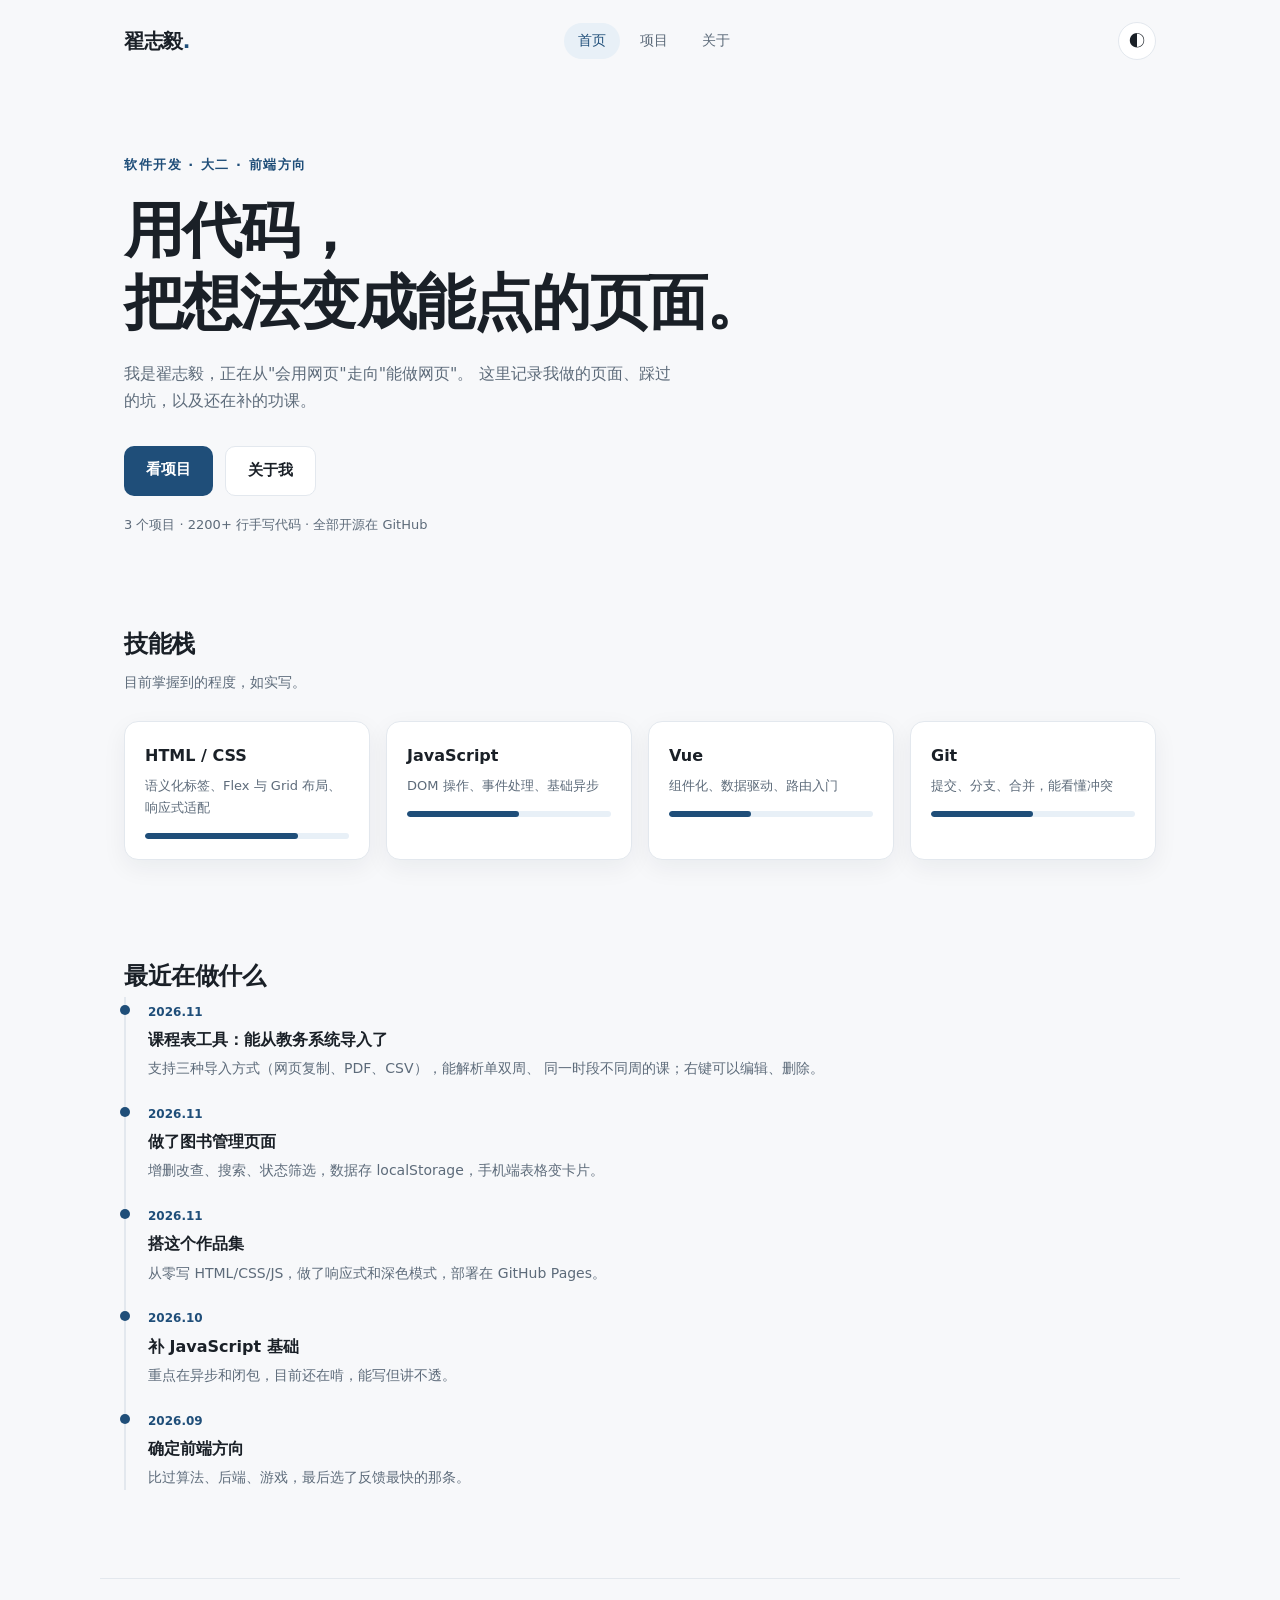
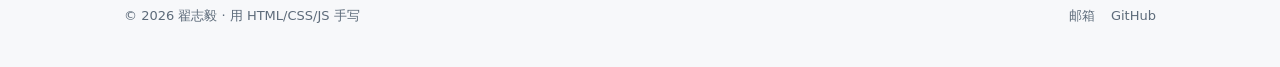
<file: index.html>
<!DOCTYPE html>
<html lang="zh-CN" data-theme="light">
<head>
  <meta charset="UTF-8" />
  <meta name="viewport" content="width=device-width, initial-scale=1.0" />
  <title>翟志毅 · 前端作品集</title>
  <meta name="description" content="软件开发专业在读，方向是 Web 前端开发。" />
  <link rel="icon" href="favicon.svg" type="image/svg+xml" />
  <link rel="stylesheet" href="assets/style.css" />
</head>
<body>
  <header class="site-header">
    <a class="logo" href="index.html">翟志毅<span class="dot">.</span></a>

    <nav class="nav" aria-label="主导航">
      <a href="index.html" class="nav-link is-active">首页</a>
      <a href="projects.html" class="nav-link">项目</a>
      <a href="about.html" class="nav-link">关于</a>
    </nav>

    <button class="theme-toggle" id="themeToggle" aria-label="切换深色模式">
      <span class="theme-icon">◐</span>
    </button>
  </header>

  <main>
    <section class="hero">
      <p class="eyebrow">软件开发 · 大二 · 前端方向</p>
      <h1 class="hero-title">
        用代码，<br />
        把想法变成能点的页面。
      </h1>
      <p class="hero-desc">
        我是翟志毅，正在从"会用网页"走向"能做网页"。
        这里记录我做的页面、踩过的坑，以及还在补的功课。
      </p>

      <div class="hero-actions">
        <a class="btn btn-primary" href="projects.html">看项目</a>
        <a class="btn btn-ghost" href="about.html">关于我</a>
      </div>

      <p class="hero-meta">
        3 个项目 · 2200+ 行手写代码 · 全部开源在 GitHub
      </p>
    </section>

    <section class="section">
      <h2 class="section-title">技能栈</h2>
      <p class="section-sub">目前掌握到的程度，如实写。</p>

      <ul class="skill-grid">
        <li class="skill-card">
          <h3>HTML / CSS</h3>
          <p>语义化标签、Flex 与 Grid 布局、响应式适配</p>
          <div class="bar"><span style="width: 75%"></span></div>
        </li>
        <li class="skill-card">
          <h3>JavaScript</h3>
          <p>DOM 操作、事件处理、基础异步</p>
          <div class="bar"><span style="width: 55%"></span></div>
        </li>
        <li class="skill-card">
          <h3>Vue</h3>
          <p>组件化、数据驱动、路由入门</p>
          <div class="bar"><span style="width: 40%"></span></div>
        </li>
        <li class="skill-card">
          <h3>Git</h3>
          <p>提交、分支、合并，能看懂冲突</p>
          <div class="bar"><span style="width: 50%"></span></div>
        </li>
      </ul>
    </section>

    <section class="section">
      <h2 class="section-title">最近在做什么</h2>
      <div class="timeline">
        <div class="timeline-item">
          <span class="timeline-date">2026.11</span>
          <div>
            <h3>课程表工具：能从教务系统导入了</h3>
            <p>
支持三种导入方式（网页复制、PDF、CSV），能解析单双周、
同一时段不同周的课；右键可以编辑、删除。
            </p>
          </div>
        </div>
        <div class="timeline-item">
          <span class="timeline-date">2026.11</span>
          <div>
            <h3>做了图书管理页面</h3>
            <p>增删改查、搜索、状态筛选，数据存 localStorage，手机端表格变卡片。</p>
          </div>
        </div>
        <div class="timeline-item">
          <span class="timeline-date">2026.11</span>
          <div>
            <h3>搭这个作品集</h3>
            <p>从零写 HTML/CSS/JS，做了响应式和深色模式，部署在 GitHub Pages。</p>
          </div>
        </div>
        <div class="timeline-item">
          <span class="timeline-date">2026.10</span>
          <div>
            <h3>补 JavaScript 基础</h3>
            <p>重点在异步和闭包，目前还在啃，能写但讲不透。</p>
          </div>
        </div>
        <div class="timeline-item">
          <span class="timeline-date">2026.09</span>
          <div>
            <h3>确定前端方向</h3>
            <p>比过算法、后端、游戏，最后选了反馈最快的那条。</p>
          </div>
        </div>
      </div>
    </section>
  </main>

  <footer class="site-footer">
    <p>© 2026 翟志毅 · 用 HTML/CSS/JS 手写</p>
    <p class="footer-links">
      <a href="mailto:2475547762@qq.com">邮箱</a>
      <a href="https://github.com/herny6969" target="_blank" rel="noopener">GitHub</a>
    </p>
  </footer>

  <script src="assets/main.js"></script>
</body>
</html>
</file>
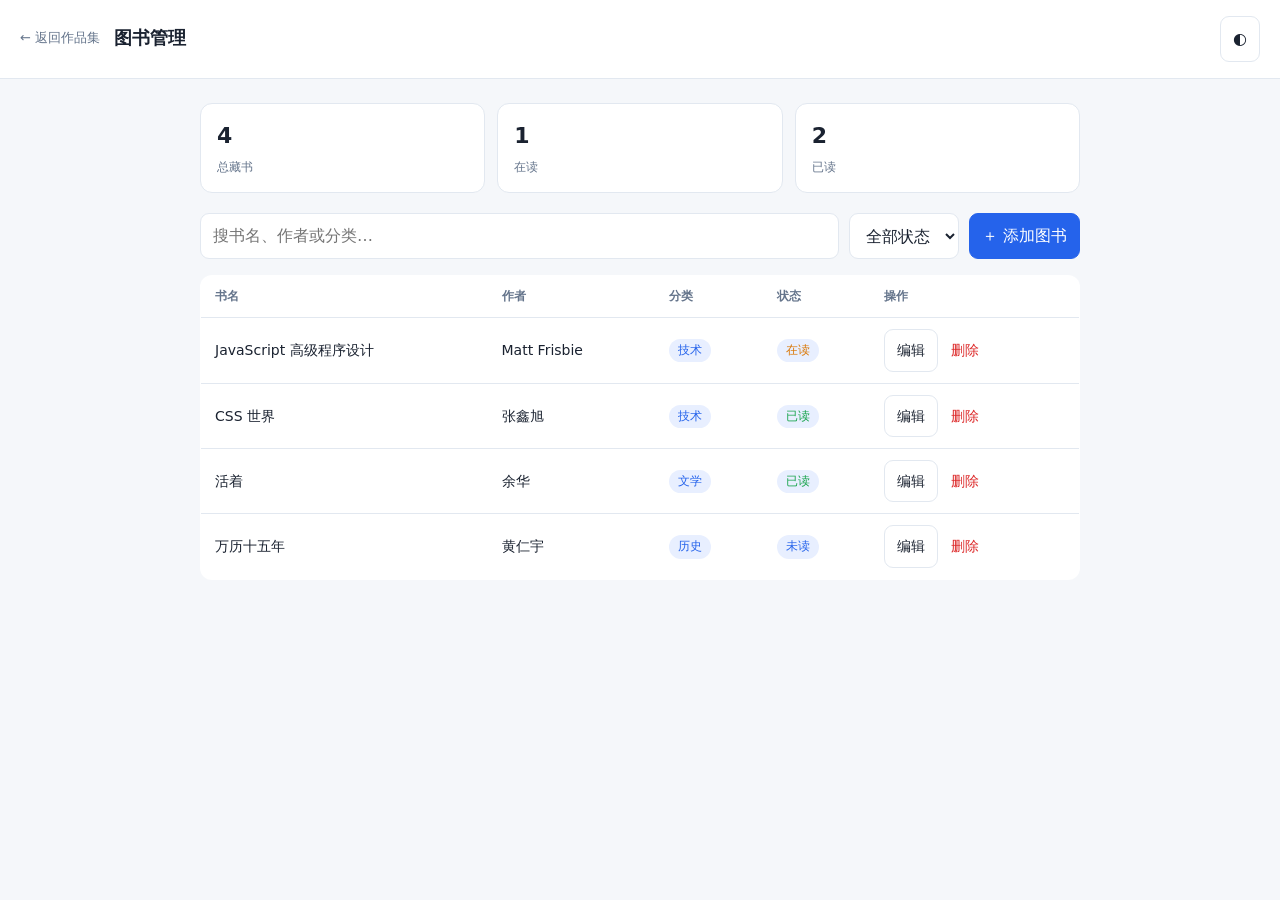
<file: books/index.html>
<!DOCTYPE html>
<html lang="zh-CN" data-theme="light">
<head>
  <meta charset="UTF-8" />
  <meta name="viewport" content="width=device-width, initial-scale=1.0" />
  <title>图书管理 · 翟志毅</title>
  <link rel="stylesheet" href="style.css" />
</head>
<body>
  <header class="topbar">
    <a class="back" href="../projects.html">← 返回作品集</a>
    <h1>图书管理</h1>
    <button class="ghost" id="themeBtn" title="切换主题">◐</button>
  </header>

  <main class="wrap">
    <section class="stats" id="stats"></section>

    <section class="toolbar">
      <input id="search" type="search" placeholder="搜书名、作者或分类…" />
      <select id="filter">
        <option value="all">全部状态</option>
        <option value="unread">未读</option>
        <option value="reading">在读</option>
        <option value="done">已读</option>
      </select>
      <button class="primary" id="addBtn">＋ 添加图书</button>
    </section>

    <table class="book-table">
      <thead>
        <tr>
          <th>书名</th>
          <th>作者</th>
          <th>分类</th>
          <th>状态</th>
          <th>操作</th>
        </tr>
      </thead>
      <tbody id="tbody"></tbody>
    </table>

    <p class="empty" id="empty" hidden>没有匹配的图书，换个关键词试试。</p>
  </main>

  <!-- 添加/编辑弹窗 -->
  <dialog id="dialog">
    <form id="form" method="dialog">
      <h2 id="dialogTitle">添加图书</h2>
      <label>书名<input name="title" required maxlength="40" /></label>
      <label>作者<input name="author" required maxlength="20" /></label>
      <label>分类
        <select name="category">
          <option>技术</option>
          <option>文学</option>
          <option>历史</option>
          <option>其他</option>
        </select>
      </label>
      <label>状态
        <select name="status">
          <option value="unread">未读</option>
          <option value="reading">在读</option>
          <option value="done">已读</option>
        </select>
      </label>
      <menu>
        <button type="button" class="ghost" id="cancelBook">取消</button>
        <button type="submit" class="primary">保存</button>
      </menu>
    </form>
  </dialog>

  <script src="app.js"></script>
</body>
</html>
</file>
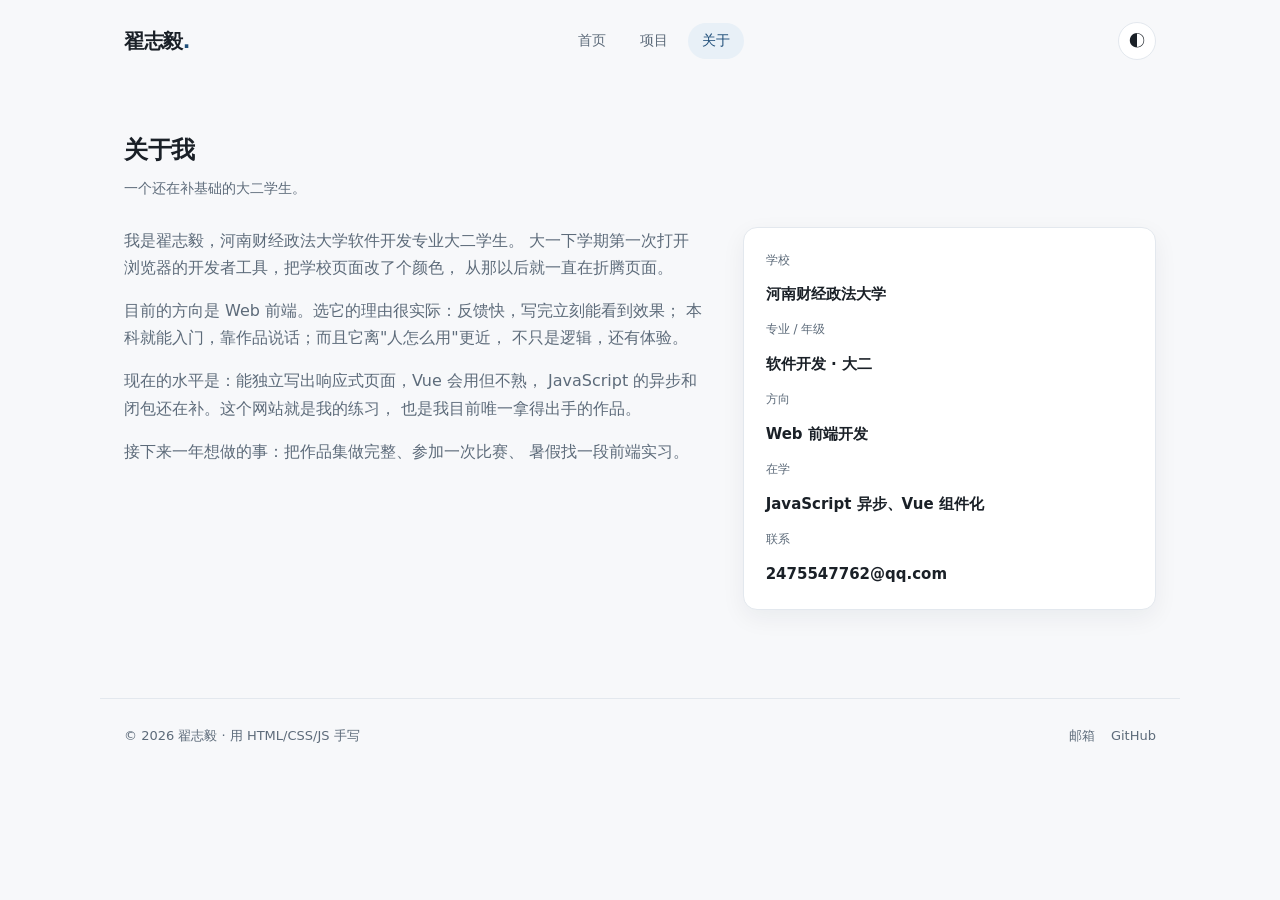
<file: about.html>
<!DOCTYPE html>
<html lang="zh-CN" data-theme="light">
<head>
  <meta charset="UTF-8" />
  <meta name="viewport" content="width=device-width, initial-scale=1.0" />
  <title>关于 · 翟志毅</title>
  <link rel="icon" href="favicon.svg" type="image/svg+xml" />
  <link rel="stylesheet" href="assets/style.css" />
</head>
<body>
  <header class="site-header">
    <a class="logo" href="index.html">翟志毅<span class="dot">.</span></a>
    <nav class="nav" aria-label="主导航">
      <a href="index.html" class="nav-link">首页</a>
      <a href="projects.html" class="nav-link">项目</a>
      <a href="about.html" class="nav-link is-active">关于</a>
    </nav>
    <button class="theme-toggle" id="themeToggle" aria-label="切换深色模式">
      <span class="theme-icon">◐</span>
    </button>
  </header>

  <main class="section">
    <h1 class="section-title">关于我</h1>
    <p class="section-sub">一个还在补基础的大二学生。</p>

    <div class="about-grid">
      <div class="about-text">
        <p>
我是翟志毅，河南财经政法大学软件开发专业大二学生。
大一下学期第一次打开浏览器的开发者工具，把学校页面改了个颜色，
从那以后就一直在折腾页面。
        </p>
        <p>
目前的方向是 Web 前端。选它的理由很实际：反馈快，写完立刻能看到效果；
本科就能入门，靠作品说话；而且它离"人怎么用"更近，
不只是逻辑，还有体验。
        </p>
        <p>
现在的水平是：能独立写出响应式页面，Vue 会用但不熟，
JavaScript 的异步和闭包还在补。这个网站就是我的练习，
也是我目前唯一拿得出手的作品。
        </p>
        <p>
接下来一年想做的事：把作品集做完整、参加一次比赛、
暑假找一段前端实习。
        </p>
      </div>

      <aside class="about-facts">
        <dl>
          <dt>学校</dt>
          <dd>河南财经政法大学</dd>
          <dt>专业 / 年级</dt>
          <dd>软件开发 · 大二</dd>
          <dt>方向</dt>
          <dd>Web 前端开发</dd>
          <dt>在学</dt>
          <dd>JavaScript 异步、Vue 组件化</dd>
          <dt>联系</dt>
          <dd>2475547762@qq.com</dd>
        </dl>
      </aside>
    </div>
  </main>

  <footer class="site-footer">
    <p>© 2026 翟志毅 · 用 HTML/CSS/JS 手写</p>
    <p class="footer-links">
      <a href="mailto:2475547762@qq.com">邮箱</a>
      <a href="https://github.com/herny6969" target="_blank" rel="noopener">GitHub</a>
    </p>
  </footer>

  <script src="assets/main.js"></script>
</body>
</html>
</file>
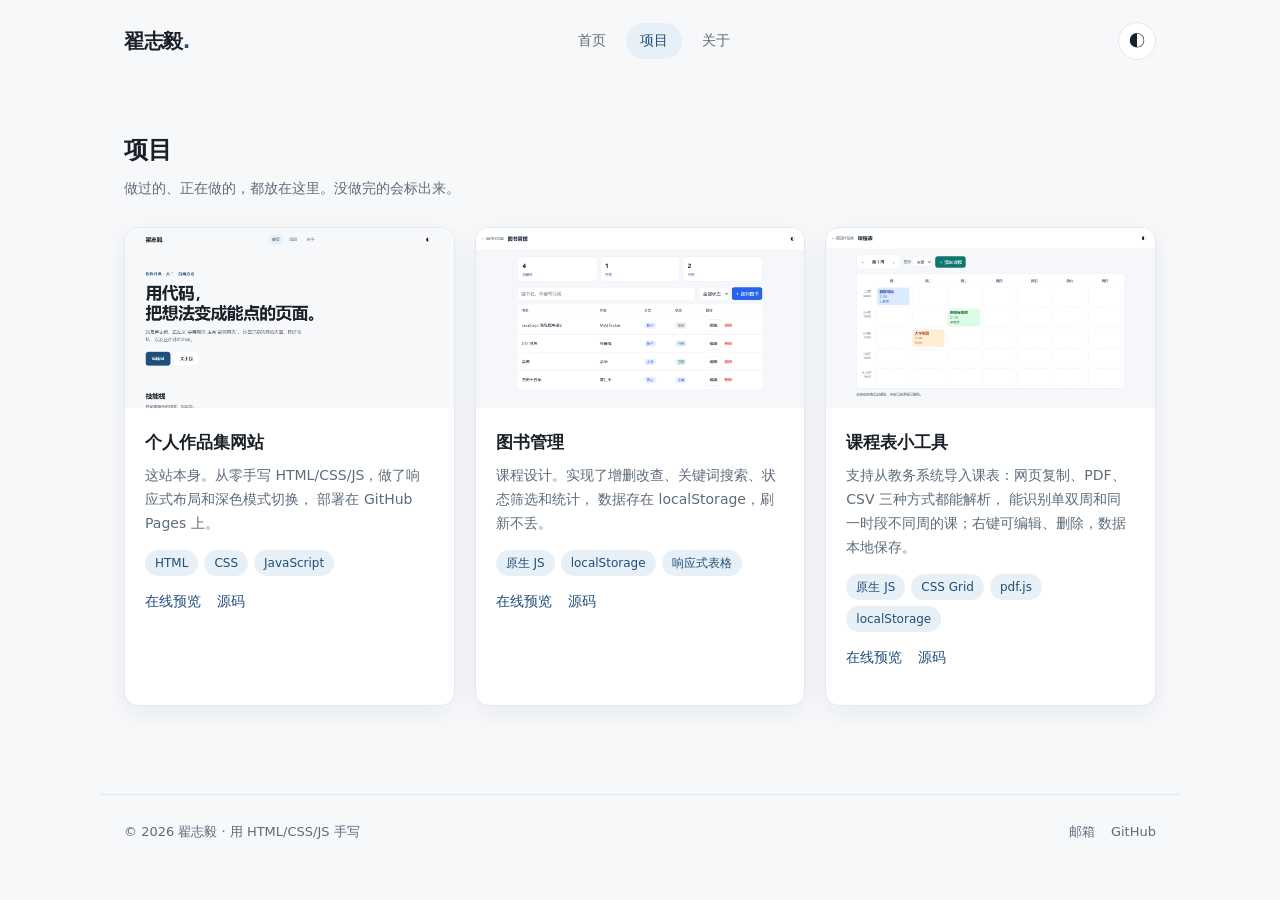
<file: projects.html>
<!DOCTYPE html>
<html lang="zh-CN" data-theme="light">
<head>
  <meta charset="UTF-8" />
  <meta name="viewport" content="width=device-width, initial-scale=1.0" />
  <title>项目 · 翟志毅</title>
  <link rel="icon" href="favicon.svg" type="image/svg+xml" />
  <link rel="stylesheet" href="assets/style.css" />
</head>
<body>
  <header class="site-header">
    <a class="logo" href="index.html">翟志毅<span class="dot">.</span></a>
    <nav class="nav" aria-label="主导航">
      <a href="index.html" class="nav-link">首页</a>
      <a href="projects.html" class="nav-link is-active">项目</a>
      <a href="about.html" class="nav-link">关于</a>
    </nav>
    <button class="theme-toggle" id="themeToggle" aria-label="切换深色模式">
      <span class="theme-icon">◐</span>
    </button>
  </header>

  <main class="section">
    <h1 class="section-title">项目</h1>
    <p class="section-sub">做过的、正在做的，都放在这里。没做完的会标出来。</p>

    <div class="project-grid">
      <article class="project-card">
        <a class="project-thumb" href="index.html">
          <img src="assets/home.png" alt="个人作品集网站首页截图" loading="lazy" />
        </a>
        <div class="project-body">
          <h3>个人作品集网站</h3>
          <p>
这站本身。从零手写 HTML/CSS/JS，做了响应式布局和深色模式切换，
部署在 GitHub Pages 上。
          </p>
          <ul class="tags">
            <li>HTML</li>
            <li>CSS</li>
            <li>JavaScript</li>
          </ul>
          <p class="project-links">
            <a href="index.html">在线预览</a>
            <a href="https://github.com/herny6969/portfolio" target="_blank" rel="noopener">源码</a>
          </p>
        </div>
      </article>

      <article class="project-card">
        <a class="project-thumb" href="books/">
          <img src="assets/books.png" alt="图书管理页面截图" loading="lazy" />
        </a>
        <div class="project-body">
          <h3>图书管理</h3>
          <p>
课程设计。实现了增删改查、关键词搜索、状态筛选和统计，
数据存在 localStorage，刷新不丢。
          </p>
          <ul class="tags">
            <li>原生 JS</li>
            <li>localStorage</li>
            <li>响应式表格</li>
          </ul>
          <p class="project-links">
            <a href="books/">在线预览</a>
            <a href="https://github.com/herny6969/portfolio/tree/main/books" target="_blank" rel="noopener">源码</a>
          </p>
        </div>
      </article>

      <article class="project-card">
        <a class="project-thumb" href="timetable/">
          <img src="assets/timetable.png" alt="课程表小工具截图" loading="lazy" />
        </a>
        <div class="project-body">
          <h3>课程表小工具</h3>
          <p>
支持从教务系统导入课表：网页复制、PDF、CSV 三种方式都能解析，
能识别单双周和同一时段不同周的课；右键可编辑、删除，数据本地保存。
          </p>
          <ul class="tags">
            <li>原生 JS</li>
            <li>CSS Grid</li>
            <li>pdf.js</li>
            <li>localStorage</li>
          </ul>
          <p class="project-links">
            <a href="timetable/">在线预览</a>
            <a href="https://github.com/herny6969/portfolio/tree/main/timetable" target="_blank" rel="noopener">源码</a>
          </p>
        </div>
      </article>
    </div>
  </main>

  <footer class="site-footer">
    <p>© 2026 翟志毅 · 用 HTML/CSS/JS 手写</p>
    <p class="footer-links">
      <a href="mailto:2475547762@qq.com">邮箱</a>
      <a href="https://github.com/herny6969" target="_blank" rel="noopener">GitHub</a>
    </p>
  </footer>

  <script src="assets/main.js"></script>
</body>
</html>
</file>
<file: assets/style.css>
/* ============================================================
   作品集样式表
   1. 变量与主题
   2. 基础排版
   3. 页头与导航
   4. 首页 Hero
   5. 通用区块与卡片
   6. 项目页
   7. 关于页
   8. 页脚
   9. 响应式
   ============================================================ */

/* ---------- 1. 变量与主题 ---------- */
:root {
  --bg: #f7f8fa;
  --surface: #ffffff;
  --text: #1a2027;
  --muted: #5d6b7a;
  --line: #e3e8ee;
  --accent: #1f4e79;
  --accent-soft: #e8f0f7;
  --radius: 14px;
  --shadow: 0 8px 24px rgba(18, 38, 58, 0.06);
}

/* 深色模式：JS 给 html 加 data-theme="dark" */
html[data-theme="dark"] {
  --bg: #0e1620;
  --surface: #16202c;
  --text: #e8eef5;
  --muted: #9aabbc;
  --line: #24313f;
  --accent: #5aa9e6;
  --accent-soft: #1b2b3a;
  --shadow: 0 8px 24px rgba(0, 0, 0, 0.35);
}

/* ---------- 2. 基础排版 ---------- */
* {
  box-sizing: border-box;
  margin: 0;
  padding: 0;
}

html,
body {
  max-width: 100%;
  overflow-x: hidden;
}

body {
  font-family: "Segoe UI", "PingFang SC", "Microsoft YaHei", system-ui, sans-serif;
  background: var(--bg);
  color: var(--text);
  line-height: 1.7;
  transition: background 0.25s ease, color 0.25s ease;
}

img {
  max-width: 100%;
  display: block;
}

a {
  color: inherit;
  text-decoration: none;
}

/* ---------- 3. 页头与导航 ---------- */
.site-header {
  display: flex;
  align-items: center;
  justify-content: space-between;
  gap: 16px;
  max-width: 1080px;
  margin: 0 auto;
  padding: 22px 24px;
}

.logo {
  font-size: 20px;
  font-weight: 700;
  letter-spacing: -0.02em;
}

.logo .dot {
  color: var(--accent);
}

.nav {
  display: flex;
  gap: 6px;
}

.nav-link {
  padding: 6px 14px;
  border-radius: 999px;
  font-size: 14px;
  color: var(--muted);
  transition: background 0.2s ease, color 0.2s ease;
}

.nav-link:hover,
.nav-link.is-active {
  background: var(--accent-soft);
  color: var(--accent);
}

.theme-toggle {
  width: 38px;
  height: 38px;
  border: 1px solid var(--line);
  border-radius: 50%;
  background: var(--surface);
  color: var(--text);
  cursor: pointer;
  font-size: 16px;
  transition: transform 0.2s ease;
}

.theme-toggle:hover {
  transform: rotate(20deg);
}

/* ---------- 4. 首页 Hero ---------- */
.hero {
  max-width: 1080px;
  margin: 0 auto;
  padding: 72px 24px 40px;
}

.eyebrow {
  font-size: 13px;
  letter-spacing: 0.12em;
  text-transform: uppercase;
  color: var(--accent);
  font-weight: 600;
  margin-bottom: 18px;
}

.hero-title {
  font-size: clamp(34px, 6vw, 60px);
  line-height: 1.2;
  letter-spacing: -0.03em;
  font-weight: 800;
  margin-bottom: 22px;
}

.hero-desc {
  max-width: 560px;
  color: var(--muted);
  font-size: 16px;
  margin-bottom: 32px;
}

.hero-actions {
  display: flex;
  gap: 12px;
  flex-wrap: wrap;
}

.hero-meta {
  margin-top: 18px;
  font-size: 13px;
  color: var(--muted);
}

.btn {
  display: inline-block;
  padding: 11px 22px;
  border-radius: 10px;
  font-size: 15px;
  font-weight: 600;
  transition: transform 0.15s ease, opacity 0.15s ease;
}

.btn:hover {
  transform: translateY(-1px);
}

.btn-primary {
  background: var(--accent);
  color: #fff;
}

.btn-ghost {
  border: 1px solid var(--line);
  background: var(--surface);
}

/* ---------- 5. 通用区块与卡片 ---------- */
.section {
  max-width: 1080px;
  margin: 0 auto;
  padding: 48px 24px;
}

.section-title {
  font-size: 24px;
  font-weight: 700;
  letter-spacing: -0.02em;
}

.section-sub {
  color: var(--muted);
  font-size: 14px;
  margin: 6px 0 26px;
}

.skill-grid {
  display: grid;
  grid-template-columns: repeat(auto-fit, minmax(230px, 1fr));
  gap: 16px;
  list-style: none;
}

.skill-card {
  background: var(--surface);
  border: 1px solid var(--line);
  border-radius: var(--radius);
  padding: 20px;
  box-shadow: var(--shadow);
}

.skill-card h3 {
  font-size: 16px;
  margin-bottom: 6px;
}

.skill-card p {
  font-size: 13px;
  color: var(--muted);
  margin-bottom: 14px;
}

/* 技能进度条：宽度写在行内 style 里，方便改 */
.bar {
  height: 6px;
  background: var(--accent-soft);
  border-radius: 999px;
  overflow: hidden;
}

.bar span {
  display: block;
  height: 100%;
  background: var(--accent);
  border-radius: 999px;
}

/* 时间线 */
.timeline {
  display: grid;
  gap: 18px;
  border-left: 2px solid var(--line);
  padding-left: 22px;
}

.timeline-item {
  position: relative;
}

.timeline-item::before {
  content: "";
  position: absolute;
  left: -28px;
  top: 8px;
  width: 10px;
  height: 10px;
  border-radius: 50%;
  background: var(--accent);
}

.timeline-date {
  font-size: 12px;
  color: var(--accent);
  font-weight: 600;
}

.timeline-item h3 {
  font-size: 16px;
  margin: 2px 0 4px;
}

.timeline-item p {
  font-size: 14px;
  color: var(--muted);
}

/* ---------- 6. 项目页 ---------- */
.project-grid {
  display: grid;
  grid-template-columns: repeat(auto-fit, minmax(300px, 1fr));
  gap: 20px;
}

.project-card {
  background: var(--surface);
  border: 1px solid var(--line);
  border-radius: var(--radius);
  overflow: hidden;
  box-shadow: var(--shadow);
  display: flex;
  flex-direction: column;
}

.project-thumb {
  display: block;
  height: 180px;
  overflow: hidden;
  background: linear-gradient(135deg, var(--accent-soft), var(--surface));
  color: var(--muted);
  font-size: 13px;
}

.project-thumb img {
  width: 100%;
  height: 100%;
  object-fit: cover;
  object-position: top center;
  display: block;
}

.project-links {
  display: flex;
  gap: 16px;
  margin-top: 14px;
  font-size: 13px;
}

.project-links a {
  color: var(--accent);
  border-bottom: 1px solid transparent;
}

.project-links a:hover {
  border-bottom-color: var(--accent);
}

.project-body {
  padding: 20px;
}

.project-body h3 {
  font-size: 17px;
  margin-bottom: 8px;
}

.project-body p {
  font-size: 14px;
  color: var(--muted);
  margin-bottom: 14px;
}

.tags {
  display: flex;
  flex-wrap: wrap;
  gap: 6px;
  list-style: none;
}

.tags li {
  font-size: 12px;
  padding: 3px 10px;
  border-radius: 999px;
  background: var(--accent-soft);
  color: var(--accent);
}

/* ---------- 7. 关于页 ---------- */
.about-grid {
  display: grid;
  grid-template-columns: 1.4fr 1fr;
  gap: 40px;
  align-items: start;
}

.about-text p {
  margin-bottom: 16px;
  color: var(--muted);
}

.about-facts {
  background: var(--surface);
  border: 1px solid var(--line);
  border-radius: var(--radius);
  padding: 22px;
  box-shadow: var(--shadow);
}

.about-facts dl {
  display: grid;
  gap: 12px;
}

.about-facts dt {
  font-size: 12px;
  color: var(--muted);
}

.about-facts dd {
  font-size: 15px;
  font-weight: 600;
}

/* ---------- 8. 页脚 ---------- */
.site-footer {
  max-width: 1080px;
  margin: 40px auto 0;
  padding: 26px 24px 40px;
  border-top: 1px solid var(--line);
  display: flex;
  justify-content: space-between;
  gap: 12px;
  flex-wrap: wrap;
  font-size: 13px;
  color: var(--muted);
}

.footer-links {
  display: flex;
  gap: 16px;
}

/* ---------- 9. 响应式 ---------- */
@media (max-width: 768px) {
  .site-header {
    flex-wrap: wrap;
    padding: 16px 18px;
  }

  /* 手机上导航换行，别挤成一条 */
  .nav {
    order: 3;
    width: 100%;
    flex-wrap: wrap;
    gap: 4px;
  }

  .hero {
    padding: 40px 18px 24px;
  }

  .section {
    padding: 36px 18px;
  }

  .about-grid {
    grid-template-columns: 1fr;
    gap: 24px;
  }

  .site-footer {
    padding: 22px 18px 32px;
  }
}
</file>
<file: books/style.css>
/* 图书管理：变量、布局、表格、弹窗、响应式 */
:root {
  --bg: #f5f7fa;
  --card: #ffffff;
  --text: #1a2230;
  --muted: #64748b;
  --line: #e2e8f0;
  --accent: #2563eb;
  --accent-soft: #e8efff;
  --danger: #dc2626;
  --ok: #16a34a;
  --radius: 12px;
}

html[data-theme="dark"] {
  --bg: #0f1720;
  --card: #16212e;
  --text: #e6edf5;
  --muted: #94a3b8;
  --line: #24313f;
  --accent: #60a5fa;
  --accent-soft: #1b2b3c;
  --danger: #f87171;
  --ok: #4ade80;
}

* { box-sizing: border-box; margin: 0; padding: 0; }

body {
  font-family: "Segoe UI", "PingFang SC", "Microsoft YaHei", system-ui, sans-serif;
  background: var(--bg);
  color: var(--text);
  line-height: 1.6;
}

.topbar {
  display: flex;
  align-items: center;
  gap: 14px;
  padding: 16px 20px;
  background: var(--card);
  border-bottom: 1px solid var(--line);
  position: sticky;
  top: 0;
  z-index: 5;
}

.topbar h1 { font-size: 18px; flex: 1; }
.back { font-size: 13px; color: var(--muted); text-decoration: none; }
.back:hover { color: var(--accent); }

.wrap { max-width: 920px; margin: 0 auto; padding: 24px 20px 60px; }

.stats {
  display: grid;
  grid-template-columns: repeat(auto-fit, minmax(120px, 1fr));
  gap: 12px;
  margin-bottom: 20px;
}

.stat {
  background: var(--card);
  border: 1px solid var(--line);
  border-radius: var(--radius);
  padding: 14px 16px;
}
.stat strong { display: block; font-size: 22px; }
.stat span { font-size: 12px; color: var(--muted); }

.toolbar {
  display: flex;
  flex-wrap: wrap;
  gap: 10px;
  margin-bottom: 16px;
}

input, select, button {
  font: inherit;
  padding: 9px 12px;
  border-radius: 9px;
  border: 1px solid var(--line);
  background: var(--card);
  color: var(--text);
}

#search { flex: 1; min-width: 180px; }

button { cursor: pointer; }
button.primary { background: var(--accent); color: #fff; border-color: var(--accent); }
button.ghost { background: transparent; }
button.danger { color: var(--danger); border-color: transparent; background: transparent; }
button:hover { opacity: 0.88; }

.book-table {
  width: 100%;
  border-collapse: collapse;
  background: var(--card);
  border: 1px solid var(--line);
  border-radius: var(--radius);
  overflow: hidden;
}

.book-table th, .book-table td {
  padding: 11px 14px;
  text-align: left;
  font-size: 14px;
  border-bottom: 1px solid var(--line);
}

.book-table th { font-size: 12px; color: var(--muted); font-weight: 600; }
.book-table tr:last-child td { border-bottom: none; }

.badge {
  display: inline-block;
  font-size: 12px;
  padding: 2px 9px;
  border-radius: 999px;
  background: var(--accent-soft);
  color: var(--accent);
}
.badge.done { color: var(--ok); }
.badge.reading { color: #d97706; }

.empty { color: var(--muted); font-size: 14px; padding: 20px 0; }

dialog {
  margin: auto; /* 重置 margin:0 后需显式居中 */
  max-height: 88vh;
  border: none;
  border-radius: 14px;
  padding: 0;
  background: var(--card);
  color: var(--text);
  width: min(420px, 92vw);
  box-shadow: 0 24px 60px rgba(0, 0, 0, 0.25);
}
dialog::backdrop { background: rgba(0, 0, 0, 0.45); }

dialog form { padding: 22px; display: grid; gap: 12px; }
dialog h2 { font-size: 17px; margin-bottom: 4px; }
dialog label { display: grid; gap: 5px; font-size: 13px; color: var(--muted); }
dialog input, dialog select { width: 100%; }
dialog menu {
  display: flex;
  justify-content: flex-end;
  gap: 10px;
  margin-top: 8px;
  padding: 0;
}

@media (max-width: 640px) {
  /* 手机上表格横排会挤，改成卡片式纵向堆叠 */
  .book-table thead { display: none; }
  .book-table, .book-table tbody, .book-table tr, .book-table td { display: block; width: 100%; }
  .book-table tr {
    border-bottom: 1px solid var(--line);
    padding: 10px 0;
  }
  .book-table td {
    border: none;
    padding: 3px 14px;
    display: flex;
    justify-content: space-between;
    gap: 12px;
  }
  .book-table td::before {
    content: attr(data-label);
    color: var(--muted);
    font-size: 12px;
  }
}
</file>
